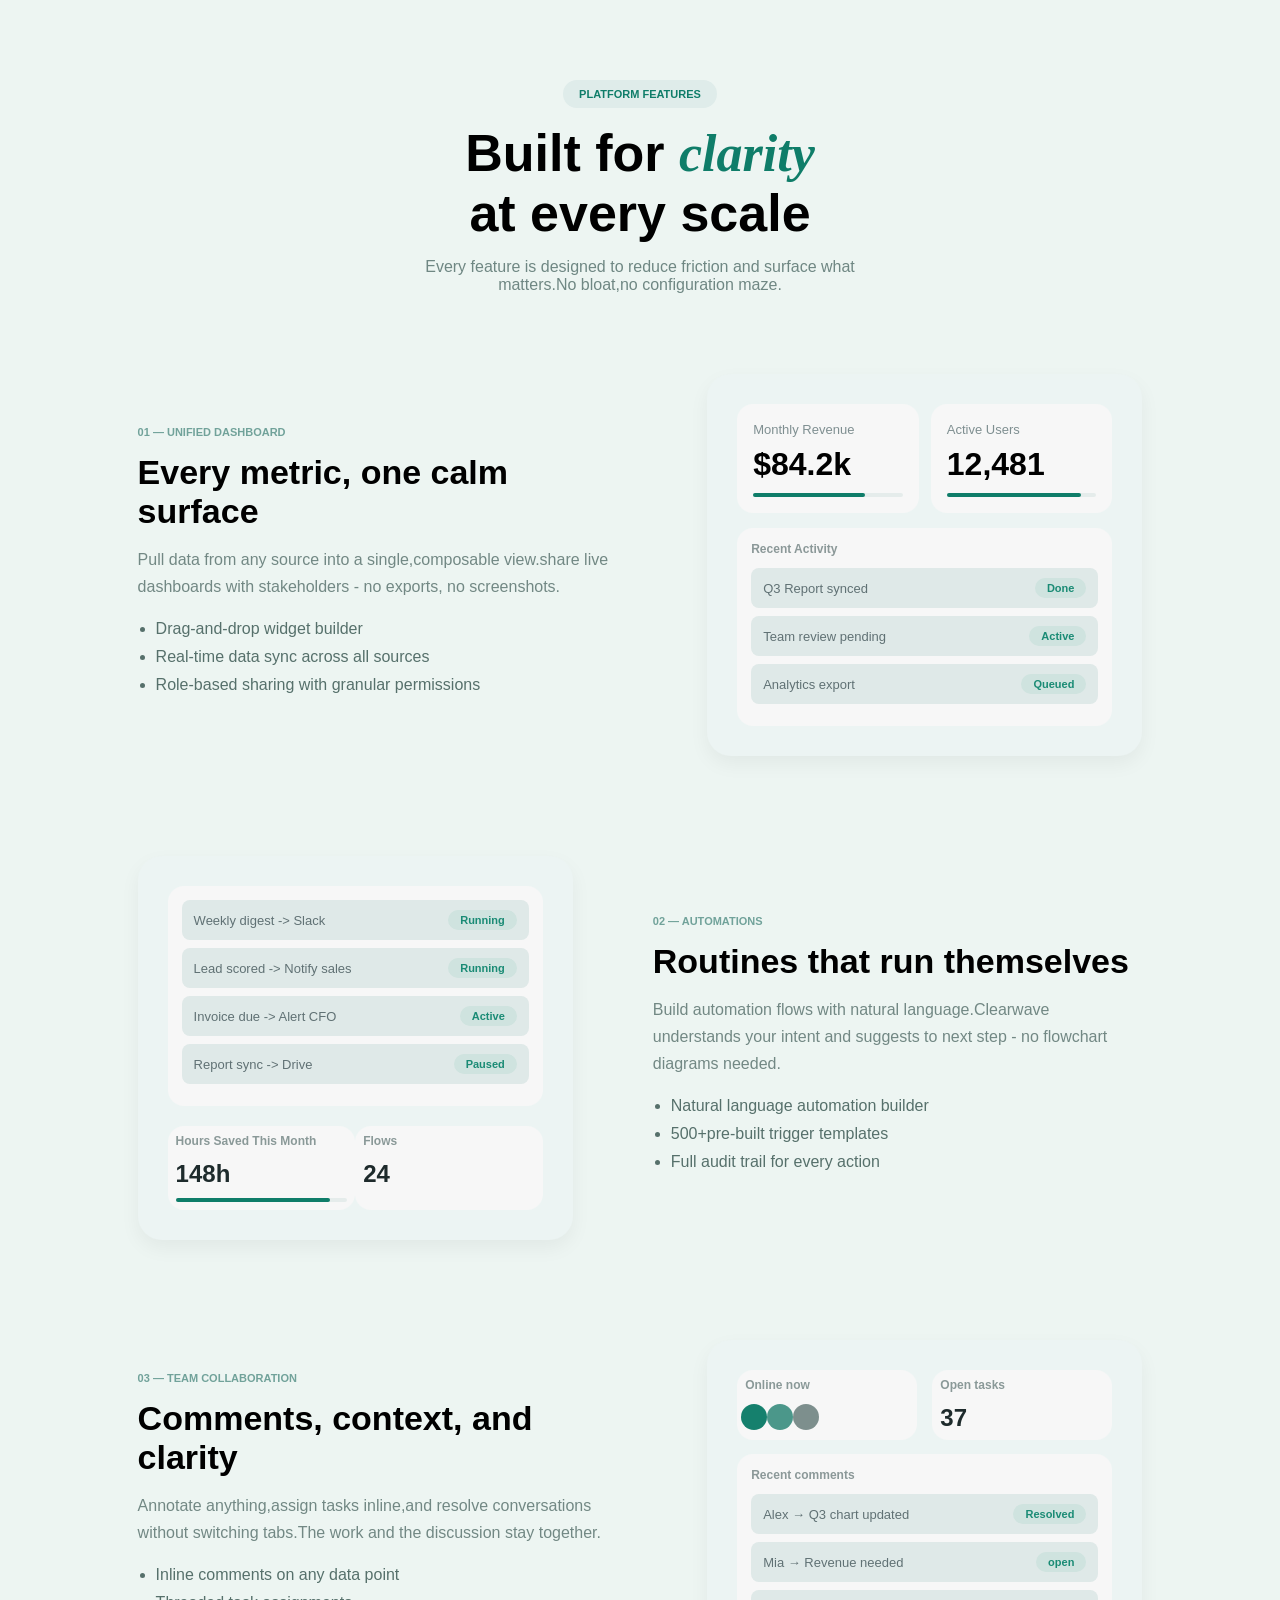
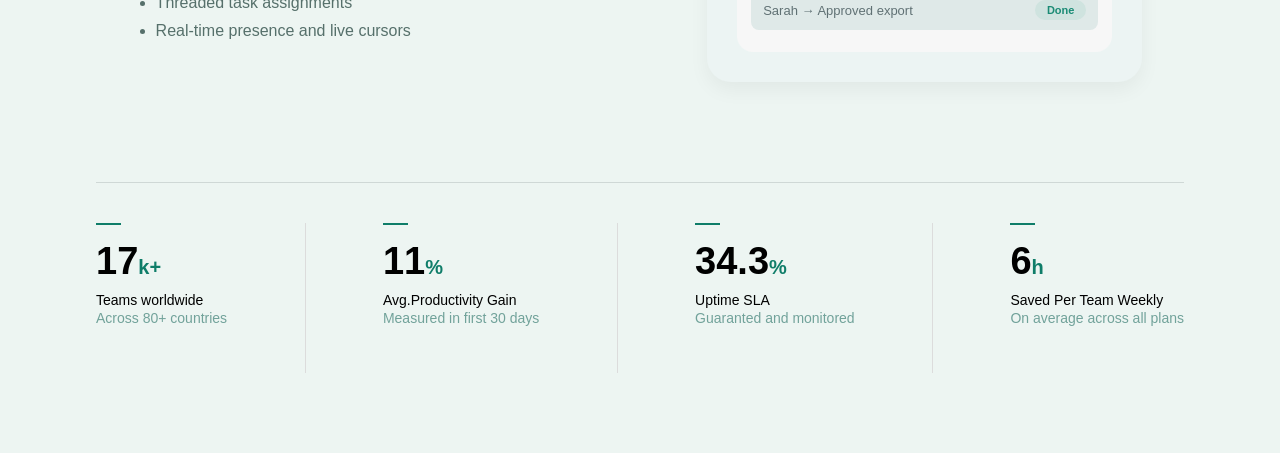
<file: features.html>
<!DOCTYPE html>
<html lang="en">
<head>
<meta charset="UTF-8">
<meta name="viewport" content="width=device-width, initial-scale=1.0">

<link rel="stylesheet" href="features.css">

</head>
<body>

<section class="features">

<div class="title">

<span class="badge">PLATFORM FEATURES</span>

<h1>
Built for <span class="italic">clarity</span><br>
at every scale
</h1>

<p>
Every feature is designed to reduce friction and surface what
matters.No bloat,no configuration maze.
</p>

</div>

<!-- ROW 1 -->

<div class="row">

<div class="text">

<div class="tag">01 — UNIFIED DASHBOARD</div>

<h2>Every metric, one calm surface</h2>

<p>
Pull data from any source into a single,composable view.share live<br>
dashboards with stakeholders - no exports, no screenshots.
</p>

<ul>
<li>Drag-and-drop widget builder</li>
<li>Real-time data sync across all sources</li>
<li>Role-based sharing with granular permissions</li>
</ul>

</div>

<div class="cardf">

<div class="top">

<div class="small-card">
<span>Monthly Revenue</span>
<h3>$84.2k</h3>
<div class="progress">
<div class="fill revenue"></div>
</div>
</div>

<div class="small-card">
<span>Active Users</span>
<h3>12,481</h3>
<div class="progress">
<div class="fill users"></div>
</div>
</div>

</div>

<!--<div class="bar">
<div class="fill"></div>
</div>-->
<div class="recent-box">
    <h4>Recent Activity</h4>
<div class="activity">
<span>Q3 Report synced</span>
<button>Done</button>
</div>

<div class="activity">
<span>Team review pending</span>
<button>Active</button>
</div>

<div class="activity">
<span>Analytics export</span>
<button>Queued</button>
</div>
</div>
</div>

</div>

<!-- ROW 2 -->

<div class="row reverse">

<div class="cardf">
<div class="recent-box">
<div class="activity">
<span>Weekly digest -> Slack</span>
<button>Running</button>
</div>

<div class="activity">
<span>Lead scored -> Notify sales</span>
<button>Running</button>
</div>

<div class="activity">
<span>Invoice due -> Alert CFO</span>
<button>Active</button>
</div>
<div class="activity">
    <span>Report sync -> Drive</span>
    <button>Paused</button>
</div>
</div>

<div class="bottom-box">

<div class="thread-card">
<p>Hours Saved This Month</p> 
<h3>148h</h3>
<div class="progress">
    <div class="fill users"></div>
</div>

</div>

<div class="thread-card">
<p>Flows</p>
<h3>24</h3>

</div>

</div>

</div>

<div class="text">

<div class="tag">02 — AUTOMATIONS</div>

<h2>Routines that run themselves</h2>

<p>
Build automation flows with natural language.Clearwave<br> 
understands your intent and suggests to next step - no flowchart<br>
diagrams needed.
</p>

<ul>
<li>Natural language automation builder</li>
<li>500+pre-built trigger templates</li>
<li>Full audit trail for every action</li>
</ul>

</div>

</div>

<!-- ROW 3 -->

<div class="row">

<div class="text">

<div class="tag">03 — TEAM COLLABORATION</div>

<h2>Comments, context, and clarity</h2>

<p>
Annotate anything,assign tasks inline,and resolve conversations<br>
without switching tabs.The work and the discussion stay together.
</p>

<ul>
<li>Inline comments on any data point</li>
<li>Threaded task assignments</li>
<li>Real-time presence and live cursors</li>
</ul>

</div>

<div class="cardf">

    <div class="threads">
        <div class="thread-card">
            <p>Online now</p>
             <div class="avatars">
                <span></span>
                <span></span>
                <span></span>
            </div>
        </div>     


<div class="thread-card">
    <p>Open tasks</p>
    <h3>37</h3>
</div>

</div>

<div class="recent-box">
    <h4>Recent comments</h4>
<div class="activity">
<span>Alex → Q3 chart updated</span>
<button>Resolved</button>
</div>

<div class="activity">
<span>Mia → Revenue needed</span>
<button>open</button>
</div>

<div class="activity">
<span>Sarah → Approved export</span>
<button>Done</button>
</div>

</div>

</div>
</div>

<!-- STATS -->

<div class="stats">

<div class="stat">
<div class="line"></div>
<h2>17<span>k+</span>
    </h2>
<p>
  <span class="line1">Teams worldwide</span><br>
  <span class="line2">Across 80+ countries</span>
</p>
</div>
<div class="divider4"></div>


<div class="stat">
<div class="line"></div>
<h2>11<span>%</span>
 </h2>
<p>
    <span class="line1">Avg.Productivity Gain</span><br>
    <span class="line2">Measured in first 30 days</span>
</p>
</div>

<div class="divider4"></div>

<div class="stat">
<div class="line"></div>
<h2>34.3<span>%</span>
    </h2>
<p>
    <span class="line1">Uptime SLA</span><br>
    <span class="line2">Guaranted and monitored</span>
</p>
</div>
<div class="divider4"></div>
<div class="stat">
<div class="line"></div>
<h2>6<span>h</span>
    </h2>
<p>
    <span class="line1">Saved Per Team Weekly</span><br>
    <span class="line2">On average across all plans</span>
</p>
</div>

</div>

</section>

</body>
</html>
</file>
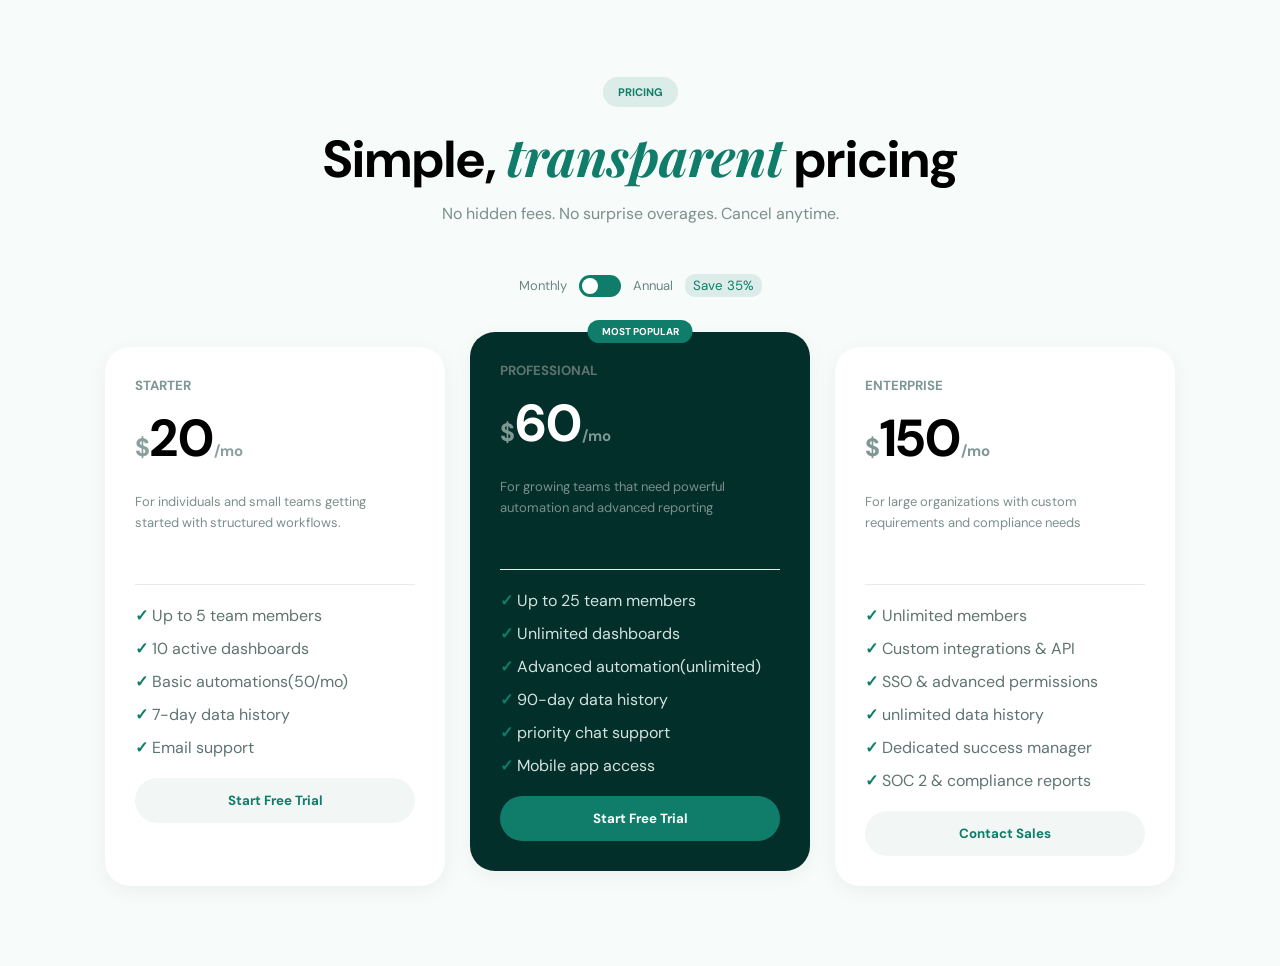
<file: pricing.html>
<!DOCTYPE html>
<html lang="en">
<head>
    <meta charset="UTF-8">
    <meta name="viewport" content="width=device-width, initial-scale=1.0">
    <title>Document</title>
    <link rel="stylesheet" href="pricing.css">
    <link href="https://fonts.googleapis.com/css2?family=DM+Sans:wght@400;500;700;800&family=Playfair+Display:ital,wght@1,600&display=swap" rel="stylesheet">
</head>
<body>
    

<section class="pricing">

    <span class="pricing-badge">PRICING</span>
    

    <h1>Simple, <span>transparent</span> pricing</h1>

    <p>No hidden fees. No surprise overages. Cancel anytime.</p>
    <div class="pricing-toggle">
    <span>Monthly</span>

    <div class="toggle">
        <div class="circle"></div>
    </div>

    <span>Annual</span>

    <small>Save 35%</small>
    </div>

    <div class="pricing-cards">

        <div class="pricing-card">

            <h5>STARTER</h5>


            <h2><span class="doller1">$</span>20<span>/mo</span></h2>
             <p class="plan-desc">
               For individuals and small teams getting<br>
               started with structured workflows.
             </p>
             <div class="divider"></div>
            <ul>
                <li>Up to 5 team members</li>
                <li>10 active dashboards</li>
                <li>Basic automations(50/mo)</li>
                <li>7-day data history</li>
                <li>Email support</li>
            </ul>

            <button>Start Free Trial</button>

        </div>

        <div class="pricing-card pricing-active">

            <div class="pricing-popular">
                MOST POPULAR
            </div>

            <h5>PROFESSIONAL</h5>

            <h2><span class="doller2">$</span>60<span class="middle">/mo</span></h2>
           <p class="plan-desc">
            For growing teams that need powerful<br>
            automation and advanced reporting
           </p>
           <div class="divider"></div>
            <ul>
                <li>Up to 25 team members</li>
                <li>Unlimited dashboards</li>
                <li>Advanced automation(unlimited)</li>
                <li>90-day data history</li>
                <li>priority chat support</li>
                <li>Mobile app access</li>
            </ul>

            <button>Start Free Trial</button>

        </div>

        <div class="pricing-card">

            <h5>ENTERPRISE</h5>

            <h2><span class="doller3">$</span>150<span class="middle">/mo</span></h2>
            <p class="plan-desc">
            For large organizations with custom<br>
            requirements and compliance needs
            </p>
            <div class="divider"></div>
            <ul>
                <li>Unlimited members</li>
                <li>Custom integrations & API</li>
                <li>SSO & advanced permissions</li>
                <li>unlimited data history</li>
                <li>Dedicated success manager</li>
                <li>SOC 2 & compliance reports</li>
                
            </ul>

            <button>Contact Sales</button>

        </div>

    </div>

</section>
</body>
</html>
</file>
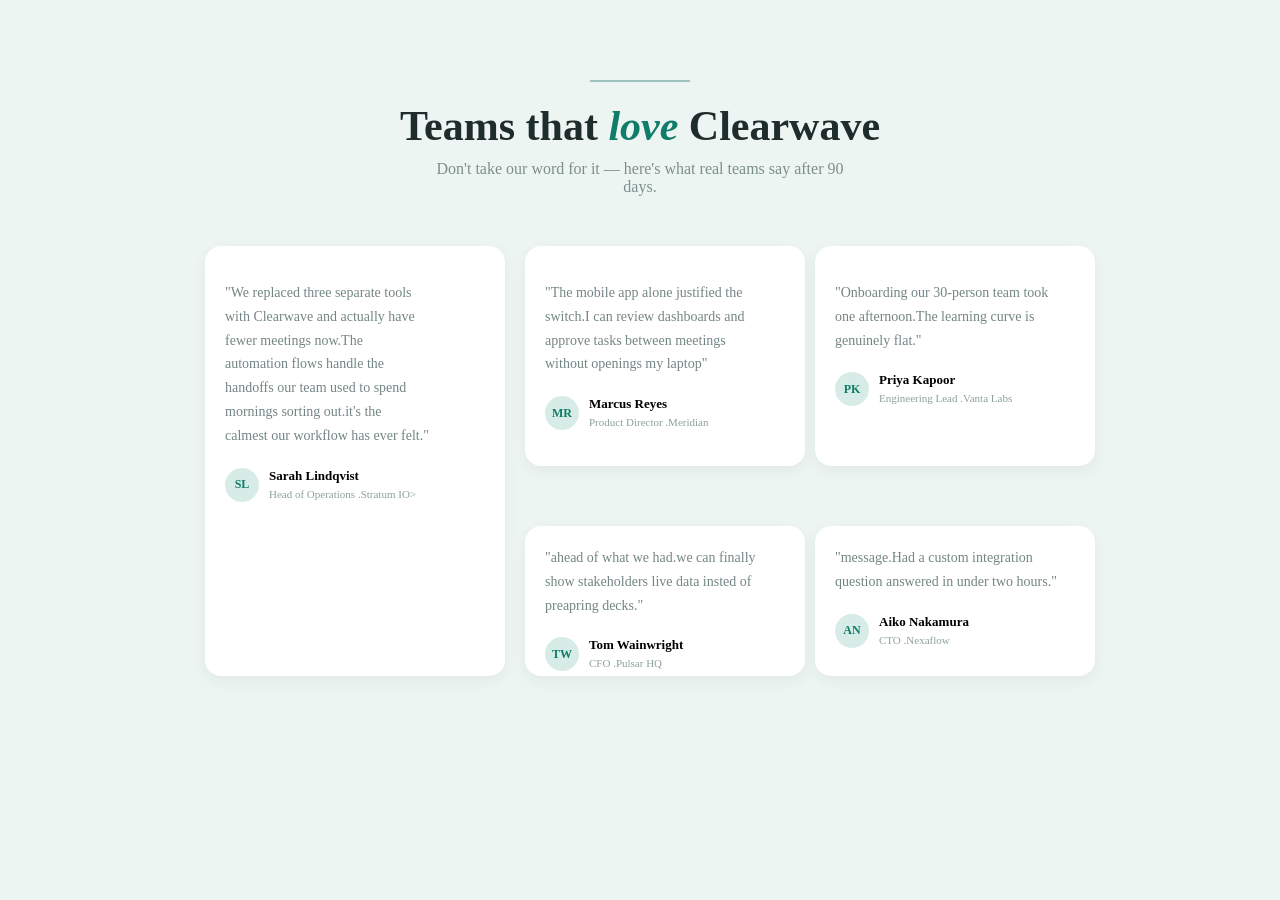
<file: section4.html>
<!DOCTYPE html>
<html lang="en">
<head>
    <meta charset="UTF-8">
    <meta name="viewport" content="width=device-width, initial-scale=1.0">
    <title>Document</title>
    <link rel="stylesheet" href="section4.css">
</head>
<body>
    
<section class="testimonials">

    <div class="heading">
        <div class="line8"></div>

        <h2>Teams that <span>love</span> Clearwave</h2>

        <p>
            Don't take our word for it — here's what real teams say after 90<br> days.
        </p>
    </div>

    <div class="reviews">

        <!-- LEFT TALL CARD -->

        <div class="review-card tall">

            <div class="stars"><i class="fa-solid fa-star"></i><i class="fa-solid fa-star"></i><i class="fa-solid fa-star"></i><i class="fa-solid fa-star"></i><i class="fa-solid fa-star"></i></div>

            <p class="review-text">
                "We replaced three separate tools<br>
                 with Clearwave and actually have <br>
                 fewer meetings now.The<br>
                 automation flows handle the<br>
                 handoffs our team used to spend<br>
                 mornings sorting out.it's the<br>
                 calmest our workflow has ever felt."
            </p>

            <div class="user">
                <div class="avatar1">SL</div>

                <div>
                    <h4>Sarah Lindqvist</h4>
                    <span>Head of Operations .Stratum IO></span>
                </div>
            </div>

        </div>

        <!-- RIGHT SIDE -->

        <div class="right-grid">

            <div class="review-card medium">
                <div class="stars"><i class="fa-solid fa-star"></i><i class="fa-solid fa-star"></i><i class="fa-solid fa-star"></i><i class="fa-solid fa-star"></i><i class="fa-solid fa-star"></i></div>

                <p class="review-text">
                    "The mobile app alone justified the<br>
                    switch.I can review dashboards and<br>
                     approve tasks between meetings<br>
                    without openings my laptop"
                </p>

                <div class="user">
                    <div class="avatar1">MR</div>

                    <div>
                        <h4>Marcus Reyes</h4>
                        <span>Product Director .Meridian</span>
                    </div>
                </div>
            </div>

            <div class="review-card medium">
                <div class="stars"><i class="fa-solid fa-star"></i><i class="fa-solid fa-star"></i><i class="fa-solid fa-star"></i><i class="fa-solid fa-star"></i><i class="fa-solid fa-star"></i></div>
               

                <p class="review-text">
                    "Onboarding our 30-person team took<br>
                    one afternoon.The learning curve is<br>
                    genuinely flat."
                </p>

                <div class="user">
                    <div class="avatar1">PK</div>

                    <div>
                        <h4>Priya Kapoor</h4>
                        <span>Engineering Lead .Vanta Labs</span>
                    </div>
                </div>
            </div>

            <div class="review-card small">

                <p class="review-text">
                    "ahead of what we had.we can finally<br>
                     show stakeholders live data insted of<br>
                     preapring decks."
                </p>

                <div class="user">
                    <div class="avatar1">TW</div>

                    <div>
                        <h4>Tom Wainwright</h4>
                        <span>CFO .Pulsar HQ</span>
                    </div>
                </div>

            </div>

            <div class="review-card small">

                <p class="review-text">
                    "message.Had a custom integration<br>
                     question answered in under two hours."
                </p>

                <div class="user">
                    <div class="avatar1">AN</div>

                    <div>
                        <h4>Aiko Nakamura</h4>
                        <span>CTO .Nexaflow</span>
                    </div>
                </div>

            </div>

        </div>

    </div>

</section>
</body>
</html>
</file>
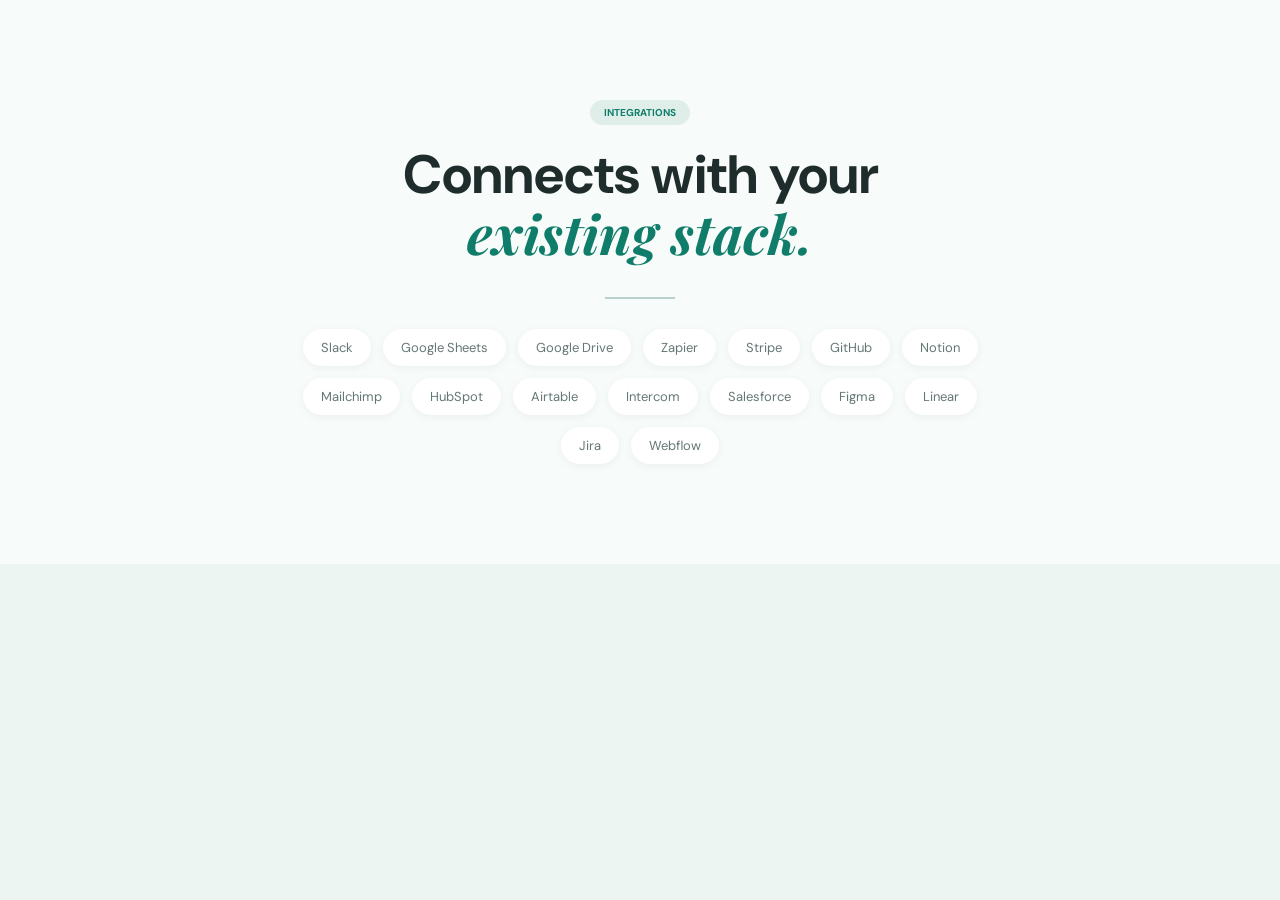
<file: section5.html>
<!DOCTYPE html>
<html>
<head>
    <link href="https://fonts.googleapis.com/css2?family=DM+Sans:wght@400;500;700;800&family=Playfair+Display:ital,wght@1,600&display=swap" rel="stylesheet">

    <link rel="stylesheet" href="section5.css">
</head>
<body>

<section class="integrations5">

    <span class="tag5"> INTEGRATIONS</span>

    <h1>
        Connects with your<br>
        <span>existing stack.</span>
    </h1>

    <div class="line5"></div>

    <div class="apps">
        <div>Slack</div>
        <div>Google Sheets</div>
        <div>Google Drive</div>
        <div>Zapier</div>
        <div>Stripe</div>
        <div>GitHub</div>
        <div>Notion</div>

        <div>Mailchimp</div>
        <div>HubSpot</div>
        <div>Airtable</div>
        <div>Intercom</div>
        <div>Salesforce</div>
        <div>Figma</div>
        <div>Linear</div>

        <div>Jira</div>
        <div>Webflow</div>
    </div>

</section>

</body>
</html>
</file>
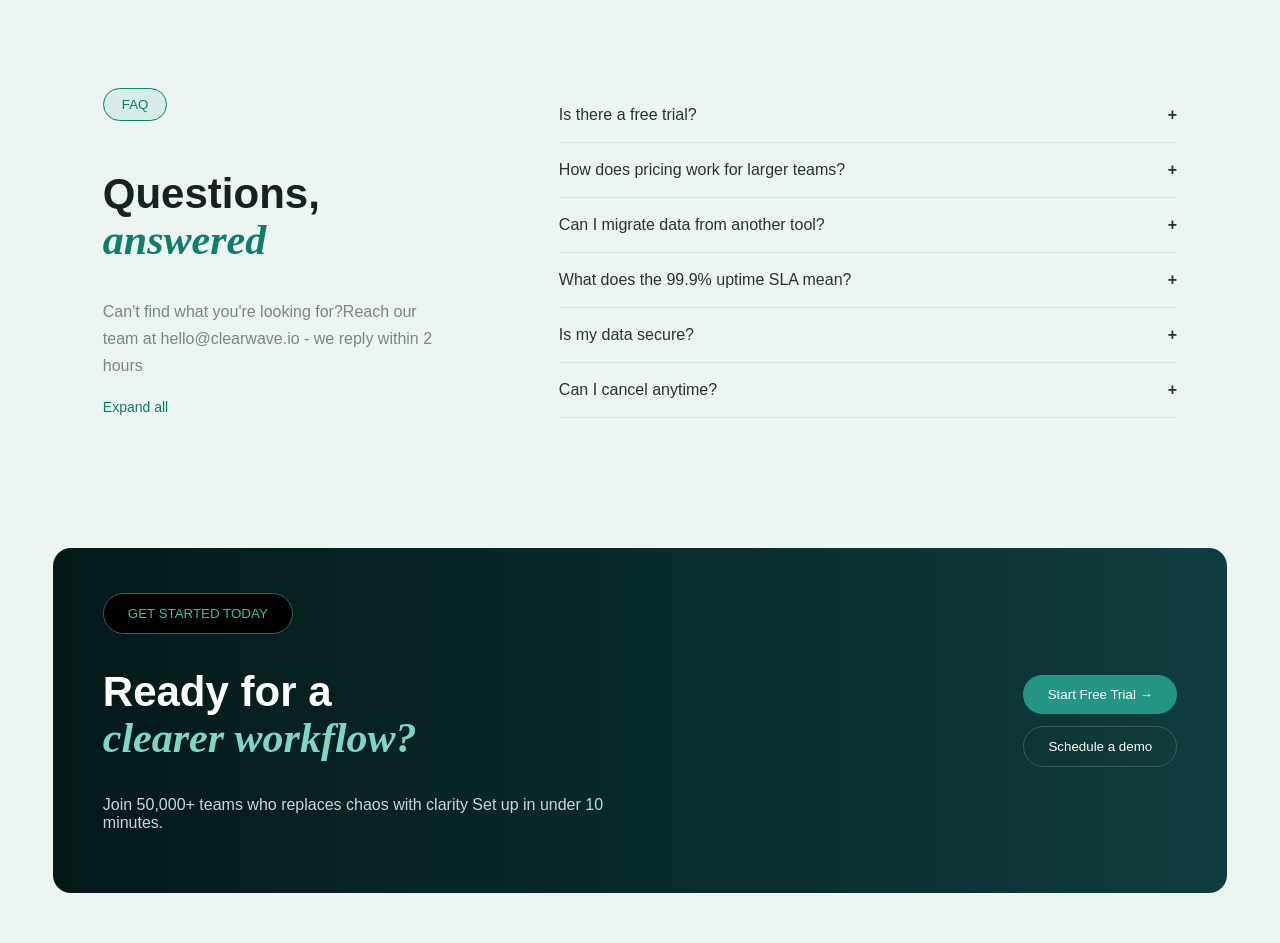
<file: section6.html>
<!DOCTYPE html>
<html lang="en">
<head>
    <meta charset="UTF-8">
    <meta name="viewport" content="width=device-width, initial-scale=1.0">
    <title>Document</title>
    <link rel="stylesheet" href="section6.css">
</head>
<body>
    

<section class="faq-section">

    <div class="faq-left">
        <button class="faq-tag">FAQ</button>

        <h2>
            Questions,<br>
            <span>answered</span>
        </h2>

        <p>
             Can't find what you're looking for?Reach our<br>
             team at hello@clearwave.io - we reply within 2<br>
             hours
        </p>

        <a href="#">Expand all</a>
    </div>

    <div class="faq-right">

        <div class="faq-item">
            <span>Is there a free trial?</span>
            <b>+</b>
        </div>

        <div class="faq-item">
            <span>How does pricing work for larger teams?</span>
            <b>+</b>
        </div>

        <div class="faq-item">
            <span>Can I migrate data from another tool?</span>
            <b>+</b>
        </div>

        <div class="faq-item">
            <span>What does the 99.9% uptime SLA mean?</span>
            <b>+</b>
        </div>

        <div class="faq-item">
            <span>Is my data secure?</span>
            <b>+</b>
        </div>
        <div class="faq-item">
            <span>Can I cancel anytime?</span>
            <b>+</b>
        </div>
    </div>

</section>


<section class="cta-box">

    <div>
        <button class="start">GET STARTED  TODAY</button>

        <h2>
            Ready for a<br>
            <span>clearer workflow?</span>
        </h2>

        <p>
            Join 50,000+ teams who replaces chaos with clarity Set up in under 10<br>
            minutes. 
        </p>
    </div>

    <div class="cta-buttons">
        <button class="start-btn">Start Free Trial →</button>
        <button class="demo-btn">Schedule a demo</button>
    </div>

</section>
</body>
</html>
</file>
<file: features.css>
*{
margin:0;
padding:0;
box-sizing:border-box;
font-family:"DM Sans",sans-serif;
}

body{
background:#EDF5F2;
}
.divider4{
    width:1px;
    height:150px;
    background:#dcdcdc;
    margin:0 30px;
}
.features{
width:85%;
margin:auto;
padding:80px 0;
}



.badge{
display:inline-block;
padding:8px 16px;
background:#dfecea;
color:#0f7d69;
font-size:11px;
border-radius:30px;
font-weight:700;
}

.italic{
font-family:"Playfair Display",serif;
font-style:italic;
color:#0f7d69;
}

.title p{
max-width:500px;
margin:auto;
color:#6f8783;
}
.title h1{
    font-size: 52px;
    margin:15px 0;
}
.title{
    text-align: center;
    margin-bottom:80px;
}
.row{
display:flex;
justify-content:center;
align-items:center;
gap:80px;
margin-bottom:100px;
}

.text{
flex:0 0 45%;
}

.tag{
font-size:11px;
font-weight:700;
color:#71a29a;
margin-bottom:15px;
}

.text h2{
font-size:34px;
margin-bottom:15px;
}

.text p{
color:#728884;
line-height:1.7;
margin-bottom:20px;
}

.text ul{
padding-left:18px;
}

.text li{
margin-bottom:10px;
color:#56706b;
}

.cardf{
flex:0 0 40%;
width:460px;
background:#ecf4f3;
padding:30px;
border-radius:24px;
box-shadow:0 8px 20px rgba(0,0,0,.05);
}

.top{
display:flex;
gap:12px;
margin-bottom:15px;

}

.small-card{
flex:1;
background:#f7f7f7;
padding:16px;
border-radius:16px;
}

.small-card span{
font-size:13px;
color:#7f8f91;
}

.bar{
height:7px;
background:#d9dede;
border-radius:20px;
margin: 20px 0;
}
.progress{
    width: 100%;
    height: 4px;
    background: #e5eceb;
    border-radius: 20px;
    margin-top: 10px;
}
.fill{
    height: 100%;
    background: #0f7d69;
    border-radius: 20px;
}

.revenue{
    width: 75%;
}

.users{
    width: 90%;
}
/*.fill{
height:100%;
width:75%;
background:#0f7d69;
border-radius:20px;
}*/

.activity{
display:flex;
justify-content:space-between;
align-items:center;
padding:10px 12px;
background:#dfe9e8;
border-radius:8px;
margin-bottom:8px;
}

.activity button{
border:none;
background:#cfe3df;
padding:4px 12px;
border-radius:20px;
color:#1a8b75;
font-size:11px;
font-weight: 600;
}

.bottom-box{
display:flex;
justify-content:space-between;
margin-top:20px;
}

.threads{
display:flex;
justify-content:space-between;
margin-bottom:14px;
gap:15px;
}

.stats{
display:flex;
justify-content:space-between;
margin-top:80px;
border-top:1px solid #cfd8d6;
padding-top:40px;
}

.line{
width:25px;
height:2px;
background:#0f7d69;
margin-bottom:15px;
}

.stat h2{
font-size:38px;
margin-bottom:8px;
}
.stat h2 span{
    color:#0f7d69;
    font-size: 20px;
}

.stat p .line1{
color:black;
font-size:14px;
}
.stat p .line2{
    color:#71a29a;;
    font-size: 14px;
}
.small-card h3{
    font-size:32px;
    margin-top:8px;
}
.recent-box{
    background:#f7f7f7;
    padding:14px;
    border-radius:16px;
}
.recent-box h4{
    font-size:12px;
    color:#8b9898;
    margin-bottom:12px;
    font-weight: 600;
}
.activity span{
    font-size: 13px;
    color:#607174;
}
.thread-card{
    flex:1;
    background:#f7f7f7;
    padding:8px;
    border-radius:16px;
}
.thread-card p{
    font-size: 12px;
    color:#8a9998;
    margin-bottom:12px;
    font-weight: 600;
}
.thread-card h3{
    font-size: 24px;
    color:#1e2b2c;
}
.avatars{
    display:flex;
    align-items: center;
    gap:4px;
}
.avatars span{
    width:26px;
    height:26px;
    border-radius:50%;
    display: flex;
    align-items: center;
    justify-content: center;
    color: white;
    font-size: 11px;
    font-weight: 700;
    margin-left: -4px;
    display: block;
}
.avatars span:nth-child(1){
    background: #15806d;
}
.avatars span:nth-child(2){
    background:#4b978a;
}
.avatars span:nth-child(3){
    background: #7d8f8d;
}
</file>
<file: pricing.css>
*{
    margin:0;
    padding:0;
    box-sizing:border-box;
    font-family:"DM Sans",sans-serif;
}

body{
    background:#edf7f5;
}

.pricing{
    padding:80px 20px;
    text-align:center;
    background: #f7fbfa;;
}

.pricing-badge{
    background:#dcece8;
    color:#0f7d69;
    padding:8px 15px;
    border-radius:20px;
    font-size:11px;
    font-weight:700;
}

.pricing h1{
    font-size:52px;
    margin:20px 0 10px;
}

.pricing h1 span{
    color:#0f7d69;
    font-style:italic;
    font-family:"Playfair Display",serif;
}

.pricing p{
    color:#7b8f8c;
    margin-bottom:50px;
}

.pricing-cards{
    display:flex;
    justify-content:center;
    gap:25px;
    flex-wrap:wrap;
}

.pricing-card{
    width:340px;
    min-height: 520px;
    background:#fff;
    padding:30px;
    border-radius:25px;
    text-align:left;
    position:relative;
    box-shadow:0 5px 20px rgba(0,0,0,.05);
}

.pricing-card h5{
    color:#7f9894;
    margin-bottom:10px;
}

.pricing-card h2{
    font-size:52px;
    margin-bottom:20px;
}

.pricing-card h2 span{
    font-size:15px;
    color:#8aa09c;
}
.pricing-card h2 .doller3{
    color:#7f9894;
    font-size: 25px;
}
.pricing-card h2 .doller1{
    columns:#7f9894; 
    font-size: 25px;
}
.pricing-card h2 .doller2{
    color:#7f9894;
    font-size: 25px;
}
.pricing-card h2 .middle{
    color:#7f9894;

}
.pricing-card ul{
    list-style:none;
    margin:20px 0;
}

.pricing-card li{
    margin:12px 0;
    color:#5f7470;
}

.pricing-card li::before{
    content:"✓ ";
    color:#0f7d69;
    font-weight:700;
}

.pricing-card button{
    width:100%;
    padding:14px;
    border:none;
    border-radius:30px;
    background:#f2f6f5;
    color:#0f7d69;
    font-weight:700;
    cursor:pointer;
}

.pricing-active{
    background:#032f2b;
    color:#fff;
    transform:translateY(-15px);
}

.pricing-active h2{
    color: #fff;
}
.pricing-active h5{
    color:#5f7470;;
}

.pricing-active li{
    color:#d3e2df;
}

.pricing-active button{
    background:#0f7d69;
    color:#fff;
}
.pricing-active  h2 span{
    color:#fff ;
}
.pricing-popular{
    position:absolute;
    top:-12px;
    left:50%;
    transform:translateX(-50%);
    background:#0f7d69;
    color:#fff;
    padding:5px 14px;
    border-radius:20px;
    font-size:10px;
    font-weight:700;
}
.pricing-toggle{
    display:flex;
    justify-content:center;
    align-items:center;
    gap:12px;
    margin-bottom:50px;
}

.toggle{
    width:42px;
    height:22px;
    background:#0f7d69;
    border-radius:30px;
    padding:3px;
}

.circle{
    width:16px;
    height:16px;
    background:#fff;
    border-radius:50%;
}

.pricing-toggle span{
    font-size:13px;
    color:#6f8581;
}

.pricing-toggle small{
    background:#dcece8;
    color:#0f7d69;
    padding:3px 8px;
    border-radius:10px;
}

.plan-desc{
    font-size:13px;
    color:#7b8f8c;
    line-height:1.6;
    margin-bottom:25px;
}
.divider{
    height:1px;
    background:#e5eceb;
    margin:20px 0;
}
@media(max-width:768px){

    .pricing h1{
        font-size:38px;
    }

    .pricing-cards{
        flex-direction:column;
        align-items:center;
    }

    .pricing-card{
        width:100%;
        max-width:340px;
    }

    .pricing-active{
        transform:none;
    }
}
</file>
<file: section4.css>
*{
    margin:0;
    padding:0;
    box-sizing:border-box;
    
}

body{
    background:#EDF5F2;
}

.testimonials{
    padding:80px 0;
}

.heading{
    text-align:center;
    margin-bottom:50px;
}

.line8{
    width:100px;
    height:2px;
    background:#9fc3bc;
    margin:0 auto 20px;
    
}

.heading h2{
    font-size:42px;
    color:#1f2c2c;
}

.heading span{
    color:#0f7d69;
    font-style:italic;
    font-family:"Playfair Display", serif;
    
    
    
}

.heading p{
    color:#7b8f8c;
    margin-top:10px;
}

.reviews{
    display:flex;
    justify-content:center;
    align-items:flex-start;
    gap:20px;
    max-width: 900;
    margin:auto;
}

.right-grid{
    display:grid;
    grid-template-columns:260px 260px;
    gap:30px;
}

.review-card{
    background:#fff;
    border-radius:16px;
    padding:20px;
    box-shadow:0 5px 15px rgba(0,0,0,.05);
}

.tall{
    width:300px;
    height:430px;
}

.medium{
    width:280px;
    height:220px;
}

.small{
    width:280px;
    height:150px;
    margin-top: 30px;
}

.stars{
    color:#0f7d69;
    margin-bottom:15px;
    letter-spacing:3px;
}

.review-text{
    color:#738684;
    font-size:14px;
    line-height:1.7;
    margin-bottom:20px;
}

.user{
    display:flex;
    align-items:center;
    gap:10px;
}

.avatar1{
    width:34px;
    height:34px;
    border-radius:50%;
    background:#d8ece7;
    color:#0f7d69;
    display:flex;
    justify-content:center;
    align-items:center;
    font-size:12px;
    font-weight:bold;
}

.user h4{
    font-size:13px;
}

.user span{
    font-size:11px;
    color:#8ca09d;
}

@media(max-width:992px){

    .reviews{
        flex-direction:column;
        align-items:center;
    }

    .right-grid{
        grid-template-columns:1fr;
    }

    .tall,
    .medium,
    .small{
        width:90%;
        height:auto;
    }
}
</file>
<file: section5.css>
*{
    margin:0;
    padding:0;
    box-sizing:border-box;
    font-family: "DM Sans", sans-serif;
}

body{
    background:#edf5f2;
}

.integrations5{
    text-align:center;
    padding:100px 20px;
    background: #f7fbfa;;
}

.tag5{
    display:inline-block;
    padding:6px 14px;
    background:#dfeee9;
    color:#0f7d69;
    border-radius:20px;
    font-size:10px;
    font-weight:700;
}

.integrations5 h1{
    margin:20px 0;
    font-size:54px;
    color:#1f2c2c;
    line-height:1.1;
}

.integrations5 h1 span{
    color:#0f7d69;
    font-style:italic;
    font-family:"Playfair Display", serif;
}

.line5{
    width:70px;
    height:2px;
    background:#b8d0cb;
    margin:30px auto;
}

.apps{
    max-width:700px;
    margin:auto;
    display:flex;
    flex-wrap:wrap;
    justify-content:center;
    gap:12px;
}

.apps div{
    background:#fff;
    padding:10px 18px;
    border-radius:25px;
    font-size:13px;
    color:#647775;
    box-shadow:0 2px 8px rgba(0,0,0,.05);
}

@media(max-width:768px){

    .integrations5 h1{
        font-size:38px;
    }

    .apps div{
        padding:8px 14px;
        font-size:12px;
    }
}
</file>
<file: section6.css>
body{
    background:#EDF5F2;
    font-family:"DM Sans",sans-serif;
}

.faq-section{
    width:85%;
    margin:auto;
    display:flex;
    justify-content:space-between;
    gap:80px;
    padding:80px 0;
}

.faq-left{
    width:35%;
}

.faq-tag{
    color:#0f7d69;
    background:#d6ede9;
    border:1px solid #0f7d69;
    border-radius: 25px;
    padding:8px 18px;
    
    margin-bottom:15px;
}

.faq-left h2{
    font-size:42px;
    color:#152223;
    line-height:1.1;
}

.faq-left h2 span{
    color:#0f7d69;
    font-style:italic;
    font-family:"Playfair Display", serif; 
    font-size: 42px;
    line-height: 1.1;
}

.faq-left p{
    color:#758986;
    margin:18px 0;
    line-height:1.7;
}

.faq-left a{
    text-decoration:none;
    color:#0f7d69;
    font-size:14px;
}

.faq-right{
    flex:1;
}

.faq-item{
    display:flex;
    justify-content:space-between;
    padding:18px 0;
    border-bottom:1px solid #d7e4e0;
    color:#273435;
}

.cta-box{
    width:85%;
    margin:50px auto;
    padding:45px 50px;
    border-radius:18px;
    background:linear-gradient(90deg,#041818,#0f3d3d);
    display:flex;
    justify-content:space-between;
    align-items:center;
}

.cta-tag{
    color:#7db2a7;
    font-size:11px;
    margin-bottom:15px;
}

.cta-box h2{
    color:white;
    font-size:42px;
    line-height:1.1;
}

.cta-box h2 span{
    color:#7fd6c6;
    font-style:italic;
    font-family:"Playfair Display", serif; 
}

.cta-box p{
    color:#c6d8d5;
    margin-top:15px;
}

.cta-buttons{
    display:flex;
    flex-direction:column;
    gap:12px;
}
.cta-box .start{
    background: black;
    color:#3cbca7 ;
    border: 1px solid #3d5d5d;
    padding:12px 24px;
    border-radius: 25px;
    cursor: pointer;
}

.start-btn{
    background:#249683;
    color:white;
    border:none;
    padding:12px 24px;
    border-radius:25px;
    cursor:pointer;
}

.demo-btn{
    background:transparent;
    border:1px solid #3d5d5d;
    color:white;
    padding:12px 24px;
    border-radius:25px;
    cursor:pointer;
}

@media(max-width:768px){

    .faq-section,
    .cta-box{
        flex-direction:column;
    }

    .faq-left{
        width:100%;
    }

    .cta-box h2{
        font-size:32px;
    }
}
</file>
